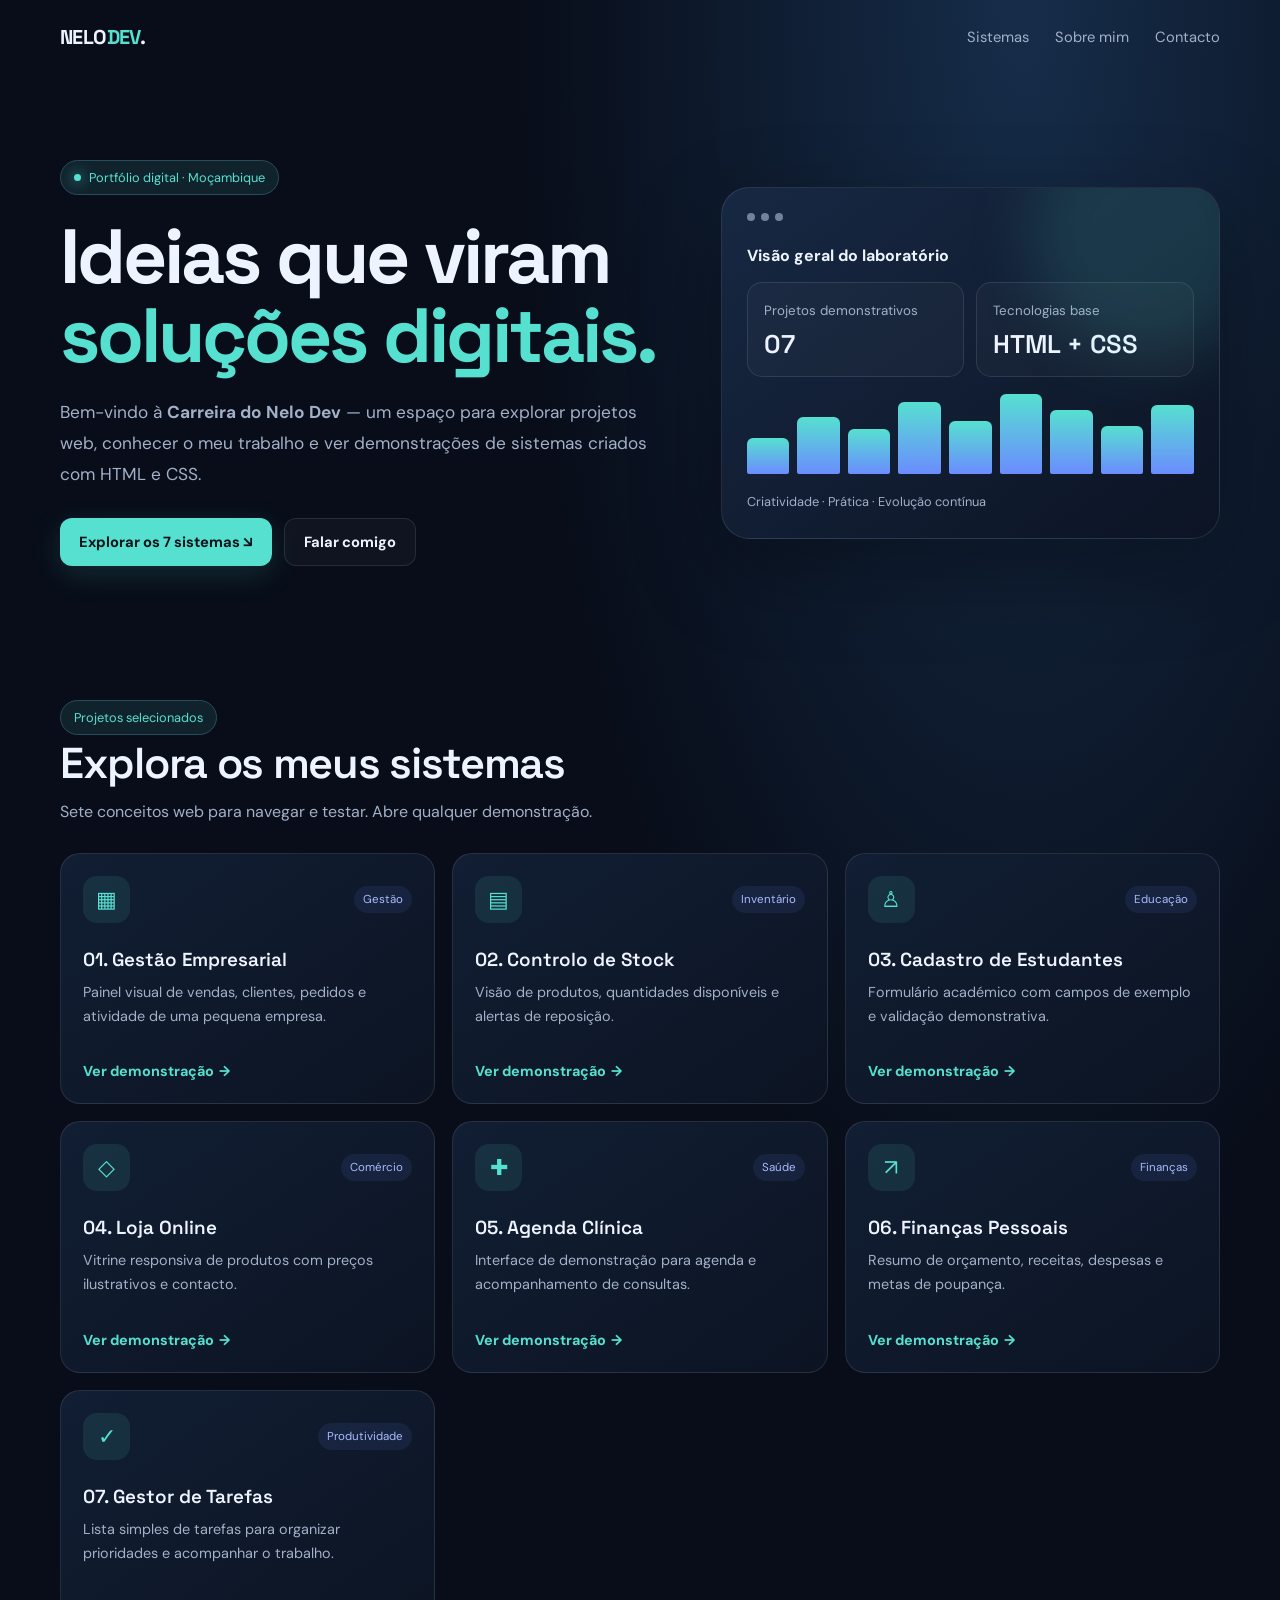
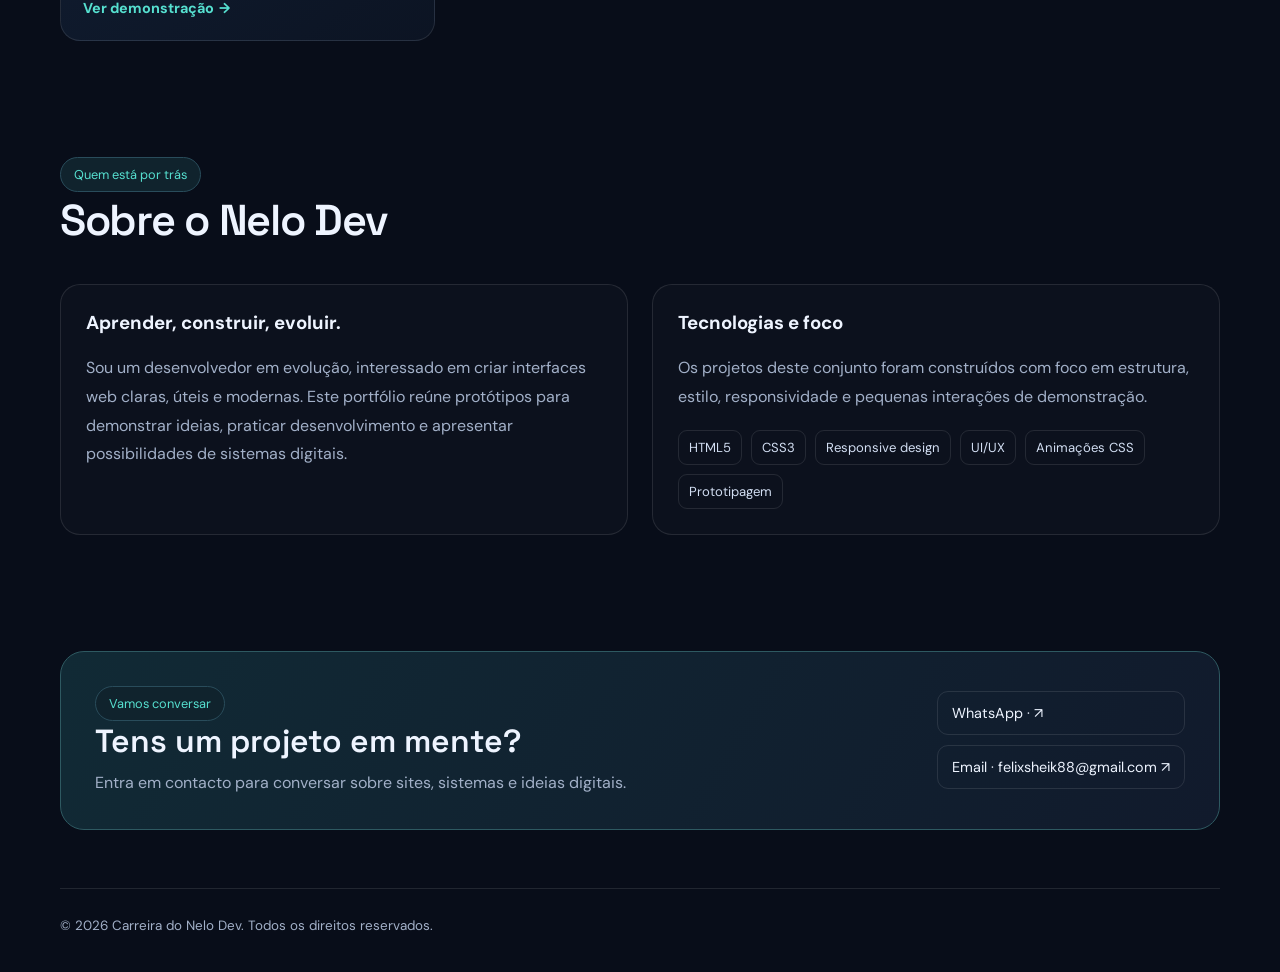
<file: index.html>
<!doctype html><html lang="pt"><head><meta charset="utf-8"><meta name="viewport" content="width=device-width,initial-scale=1"><meta name="description" content="Carreira do Nelo Dev — portfólio de projetos web e sistemas demonstrativos."><title>Carreira do Nelo Dev | Portfólio</title><link rel="stylesheet" href="style.css"></head><body><header class="wrap nav"><a class="brand" href="#inicio">NELO<span>DEV</span>.</a><nav class="navlinks"><a href="#sistemas">Sistemas</a><a href="#sobre">Sobre mim</a><a href="#contacto">Contacto</a></nav></header><main><section class="wrap hero" id="inicio"><div class="reveal"><span class="eyebrow"><i class="dot"></i> Portfólio digital · Moçambique</span><h1>Ideias que viram<br><em>soluções digitais.</em></h1><p>Bem-vindo à <strong>Carreira do Nelo Dev</strong> — um espaço para explorar projetos web, conhecer o meu trabalho e ver demonstrações de sistemas criados com HTML e CSS.</p><div class="actions"><a class="btn primary" href="#sistemas">Explorar os 7 sistemas ↘</a><a class="btn secondary" href="https://wa.me/258834679503" target="_blank" rel="noopener">Falar comigo</a></div></div><div class="visual"><div class="windowbar"><i></i><i></i><i></i></div><h3>Visão geral do laboratório</h3><div class="metricgrid"><div class="metric"><small>Projetos demonstrativos</small><strong>07</strong></div><div class="metric"><small>Tecnologias base</small><strong>HTML + CSS</strong></div></div><div class="bars"><i style="--h:45%;height:45%"></i><i style="--h:72%;height:72%"></i><i style="--h:57%;height:57%"></i><i style="--h:90%;height:90%"></i><i style="--h:67%;height:67%"></i><i style="--h:100%;height:100%"></i><i style="--h:80%;height:80%"></i><i style="--h:60%;height:60%"></i><i style="--h:87%;height:87%"></i></div><p style="font-size:.8rem;margin:16px 0 0;color:#a2b0c8">Criatividade · Prática · Evolução contínua</p></div></section><section class="section wrap" id="sistemas"><div class="sectionhead"><div><span class="eyebrow">Projetos selecionados</span><h2>Explora os meus sistemas</h2><p>Sete conceitos web para navegar e testar. Abre qualquer demonstração.</p></div></div><div class="cards"><article class="project"><div class="projecttop"><div class="picon">▦</div><span class="tag">Gestão</span></div><h3>01. Gestão Empresarial</h3><p>Painel visual de vendas, clientes, pedidos e atividade de uma pequena empresa.</p><a href="sistemas/gestao/index.html">Ver demonstração <span>→</span></a></article><article class="project"><div class="projecttop"><div class="picon">▤</div><span class="tag">Inventário</span></div><h3>02. Controlo de Stock</h3><p>Visão de produtos, quantidades disponíveis e alertas de reposição.</p><a href="sistemas/stock/index.html">Ver demonstração <span>→</span></a></article><article class="project"><div class="projecttop"><div class="picon">♙</div><span class="tag">Educação</span></div><h3>03. Cadastro de Estudantes</h3><p>Formulário académico com campos de exemplo e validação demonstrativa.</p><a href="sistemas/estudantes/index.html">Ver demonstração <span>→</span></a></article><article class="project"><div class="projecttop"><div class="picon">◇</div><span class="tag">Comércio</span></div><h3>04. Loja Online</h3><p>Vitrine responsiva de produtos com preços ilustrativos e contacto.</p><a href="sistemas/loja/index.html">Ver demonstração <span>→</span></a></article><article class="project"><div class="projecttop"><div class="picon">✚</div><span class="tag">Saúde</span></div><h3>05. Agenda Clínica</h3><p>Interface de demonstração para agenda e acompanhamento de consultas.</p><a href="sistemas/clinica/index.html">Ver demonstração <span>→</span></a></article><article class="project"><div class="projecttop"><div class="picon">↗</div><span class="tag">Finanças</span></div><h3>06. Finanças Pessoais</h3><p>Resumo de orçamento, receitas, despesas e metas de poupança.</p><a href="sistemas/financas/index.html">Ver demonstração <span>→</span></a></article><article class="project"><div class="projecttop"><div class="picon">✓</div><span class="tag">Produtividade</span></div><h3>07. Gestor de Tarefas</h3><p>Lista simples de tarefas para organizar prioridades e acompanhar o trabalho.</p><a href="sistemas/tarefas/index.html">Ver demonstração <span>→</span></a></article></div></section><section class="section wrap" id="sobre"><div class="sectionhead"><div><span class="eyebrow">Quem está por trás</span><h2>Sobre o Nelo Dev</h2></div></div><div class="aboutgrid"><div class="aboutbox"><h3>Aprender, construir, evoluir.</h3><p>Sou um desenvolvedor em evolução, interessado em criar interfaces web claras, úteis e modernas. Este portfólio reúne protótipos para demonstrar ideias, praticar desenvolvimento e apresentar possibilidades de sistemas digitais.</p></div><div class="aboutbox"><h3>Tecnologias e foco</h3><p>Os projetos deste conjunto foram construídos com foco em estrutura, estilo, responsividade e pequenas interações de demonstração.</p><div class="skills"><span>HTML5</span><span>CSS3</span><span>Responsive design</span><span>UI/UX</span><span>Animações CSS</span><span>Prototipagem</span></div></div></div></section><section class="section wrap" id="contacto"><div class="contact"><div><span class="eyebrow">Vamos conversar</span><h2>Tens um projeto em mente?</h2><p>Entra em contacto para conversar sobre sites, sistemas e ideias digitais.</p></div><div class="contactlinks"><a href="https://wa.me/834679503" target="_blank" rel="noopener">WhatsApp ·  ↗</a><a href="mailto:felixsheik88@gmail.com">Email · felixsheik88@gmail.com ↗</a></div></div></section></main><footer class="wrap"><span>© 2026 Carreira do Nelo Dev. Todos os direitos reservados.</span><span></span></footer></body></html>
</file>
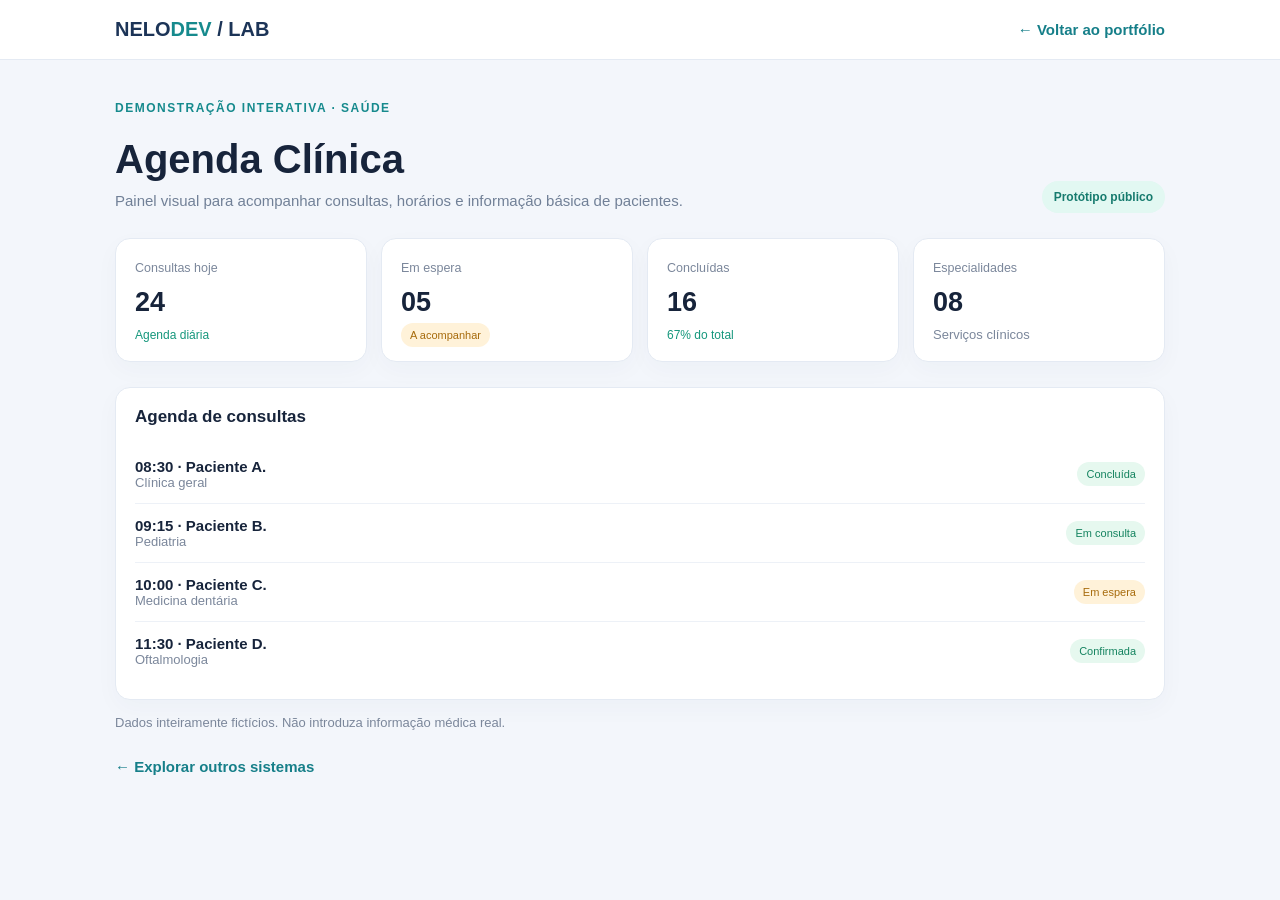
<file: sistemas/clinica/index.html>
<!doctype html><html lang="pt"><head><meta charset="utf-8"><meta name="viewport" content="width=device-width,initial-scale=1"><title>Agenda Clínica | Carreira do Nelo Dev</title><link rel="stylesheet" href="style.css"></head><body><header class="top"><div class="brand">NELO<span style="color:#168a8d">DEV</span> / LAB</div><a href="../../index.html">← Voltar ao portfólio</a></header><main class="shell"><span class="eyebrow">Demonstração interativa · Saúde</span><div class="heading"><div><h1>Agenda Clínica</h1><p>Painel visual para acompanhar consultas, horários e informação básica de pacientes.</p></div><span class="pill">Protótipo público</span></div><div class="stats"><div class="stat"><small>Consultas hoje</small><strong>24</strong><span class="positive">Agenda diária</span></div><div class="stat"><small>Em espera</small><strong>05</strong><span class="status warn">A acompanhar</span></div><div class="stat"><small>Concluídas</small><strong>16</strong><span class="positive">67% do total</span></div><div class="stat"><small>Especialidades</small><strong>08</strong><span class="muted">Serviços clínicos</span></div></div><div class="panel"><h2>Agenda de consultas</h2><div class="row"><div><b>08:30 · Paciente A.</b><div class="muted">Clínica geral</div></div><span class="status ">Concluída</span></div><div class="row"><div><b>09:15 · Paciente B.</b><div class="muted">Pediatria</div></div><span class="status ">Em consulta</span></div><div class="row"><div><b>10:00 · Paciente C.</b><div class="muted">Medicina dentária</div></div><span class="status warn">Em espera</span></div><div class="row"><div><b>11:30 · Paciente D.</b><div class="muted">Oftalmologia</div></div><span class="status ">Confirmada</span></div></div><p class="muted" style="margin-top:15px">Dados inteiramente fictícios. Não introduza informação médica real.</p><p style="margin-top:28px"><a class="back" href="../../index.html">← Explorar outros sistemas</a></p></main></body></html>
</file>
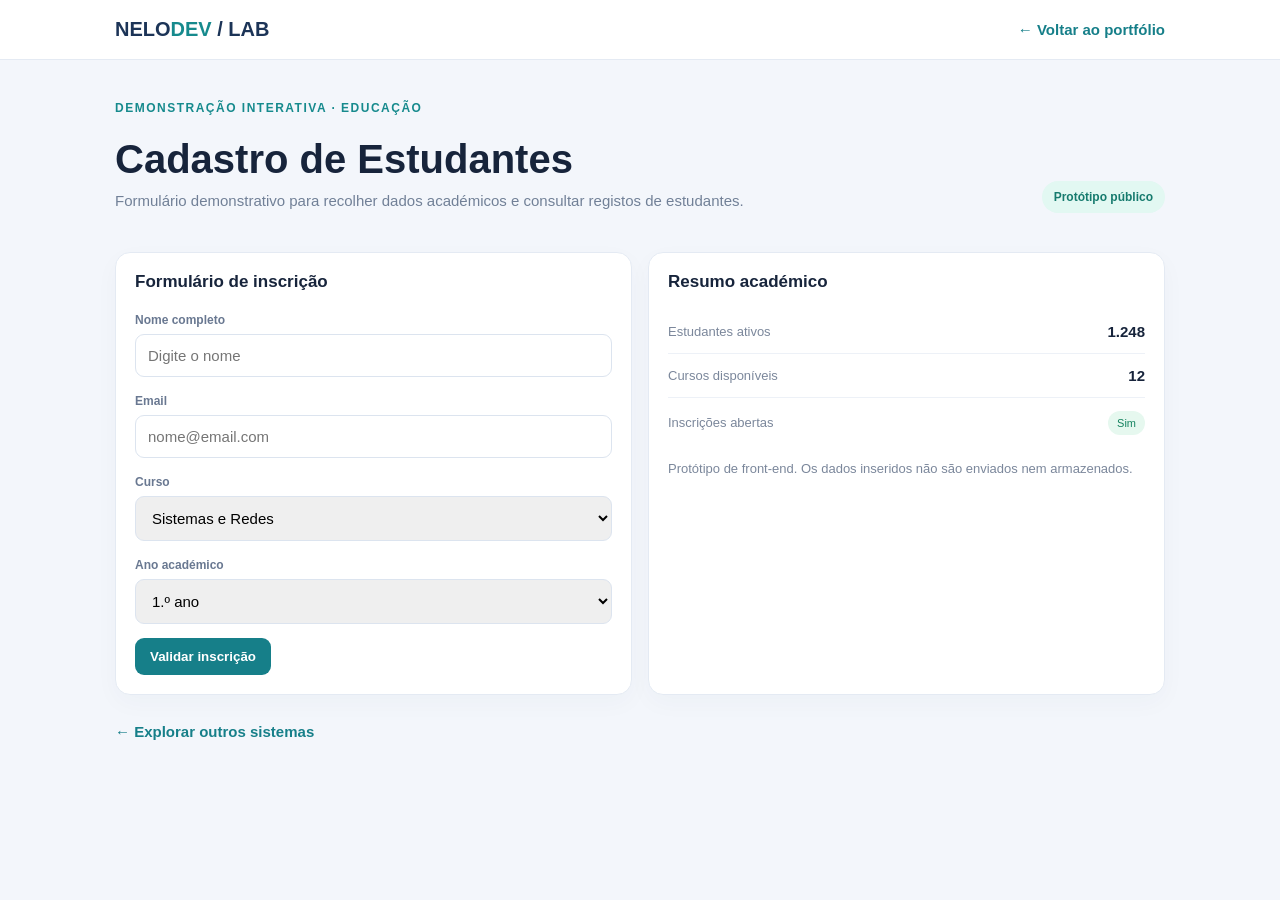
<file: sistemas/estudantes/index.html>
<!doctype html><html lang="pt"><head><meta charset="utf-8"><meta name="viewport" content="width=device-width,initial-scale=1"><title>Cadastro de Estudantes | Carreira do Nelo Dev</title><link rel="stylesheet" href="style.css"></head><body><header class="top"><div class="brand">NELO<span style="color:#168a8d">DEV</span> / LAB</div><a href="../../index.html">← Voltar ao portfólio</a></header><main class="shell"><span class="eyebrow">Demonstração interativa · Educação</span><div class="heading"><div><h1>Cadastro de Estudantes</h1><p>Formulário demonstrativo para recolher dados académicos e consultar registos de estudantes.</p></div><span class="pill">Protótipo público</span></div><div class="grid"><div class="panel"><h2>Formulário de inscrição</h2><form onsubmit="event.preventDefault();document.getElementById('msg').hidden=false"><label class="label">Nome completo</label><input class="field" placeholder="Digite o nome" required><label class="label">Email</label><input type="email" class="field" placeholder="nome@email.com" required><label class="label">Curso</label><select class="field"><option>Sistemas e Redes</option><option>Gestão</option><option>Contabilidade</option><option>Informática</option></select><label class="label">Ano académico</label><select class="field"><option>1.º ano</option><option>2.º ano</option><option>3.º ano</option><option>4.º ano</option></select><button class="button">Validar inscrição</button><p id="msg" class="positive" hidden>Dados validados nesta demonstração. Nada foi guardado.</p></form></div><div class="panel"><h2>Resumo académico</h2><div class="row"><span class="muted">Estudantes ativos</span><b>1.248</b></div><div class="row"><span class="muted">Cursos disponíveis</span><b>12</b></div><div class="row"><span class="muted">Inscrições abertas</span><span class="status">Sim</span></div><p class="muted">Protótipo de front-end. Os dados inseridos não são enviados nem armazenados.</p></div></div><p style="margin-top:28px"><a class="back" href="../../index.html">← Explorar outros sistemas</a></p></main></body></html>
</file>
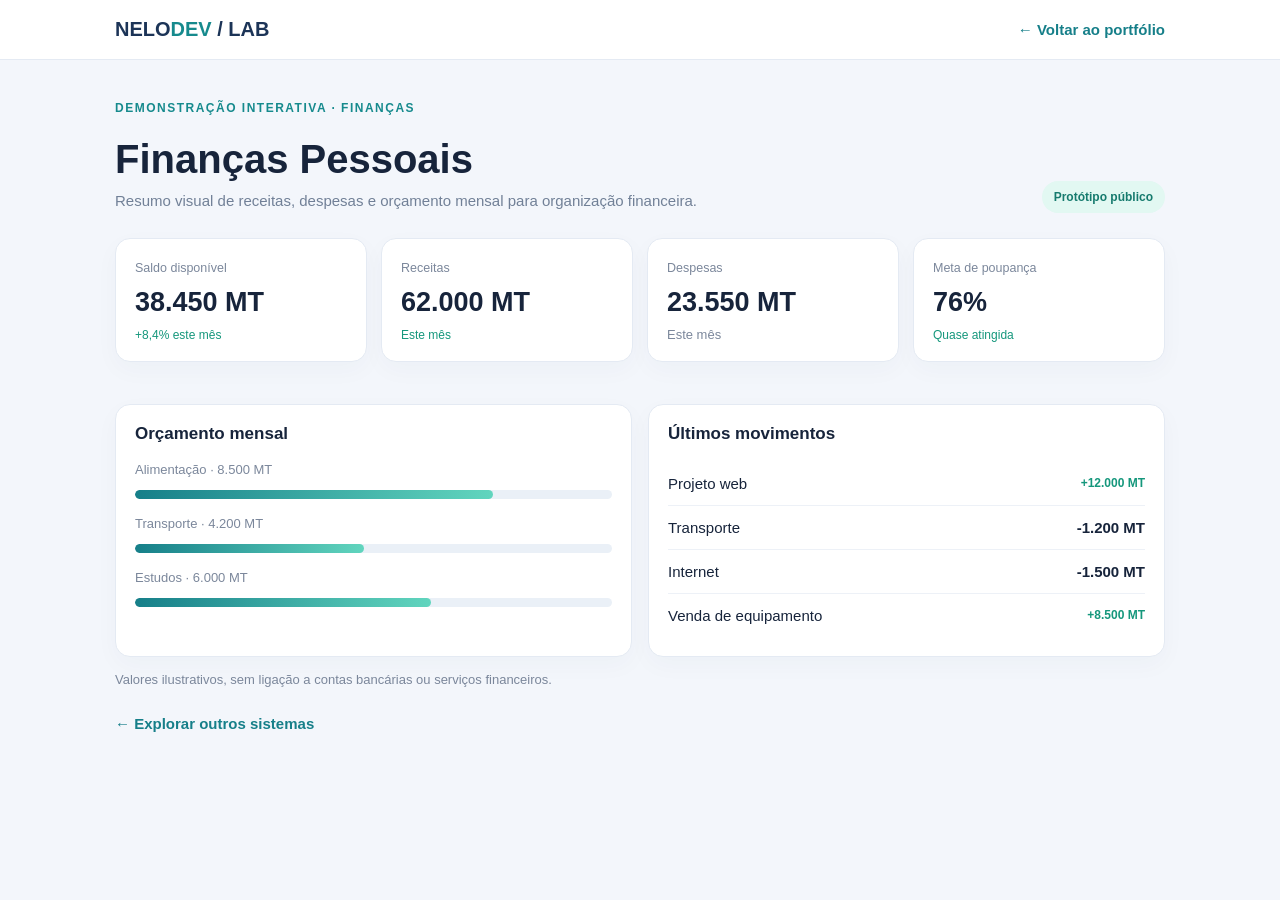
<file: sistemas/financas/index.html>
<!doctype html><html lang="pt"><head><meta charset="utf-8"><meta name="viewport" content="width=device-width,initial-scale=1"><title>Finanças Pessoais | Carreira do Nelo Dev</title><link rel="stylesheet" href="style.css"></head><body><header class="top"><div class="brand">NELO<span style="color:#168a8d">DEV</span> / LAB</div><a href="../../index.html">← Voltar ao portfólio</a></header><main class="shell"><span class="eyebrow">Demonstração interativa · Finanças</span><div class="heading"><div><h1>Finanças Pessoais</h1><p>Resumo visual de receitas, despesas e orçamento mensal para organização financeira.</p></div><span class="pill">Protótipo público</span></div><div class="stats"><div class="stat"><small>Saldo disponível</small><strong>38.450 MT</strong><span class="positive">+8,4% este mês</span></div><div class="stat"><small>Receitas</small><strong>62.000 MT</strong><span class="positive">Este mês</span></div><div class="stat"><small>Despesas</small><strong>23.550 MT</strong><span class="muted">Este mês</span></div><div class="stat"><small>Meta de poupança</small><strong>76%</strong><span class="positive">Quase atingida</span></div></div><div class="grid"><div class="panel"><h2>Orçamento mensal</h2><p class="muted">Alimentação · 8.500 MT</p><div class="bar"><i style="width:75%"></i></div><p class="muted">Transporte · 4.200 MT</p><div class="bar"><i style="width:48%"></i></div><p class="muted">Estudos · 6.000 MT</p><div class="bar"><i style="width:62%"></i></div></div><div class="panel"><h2>Últimos movimentos</h2><div class="row"><span>Projeto web</span><b class="positive">+12.000 MT</b></div><div class="row"><span>Transporte</span><b>-1.200 MT</b></div><div class="row"><span>Internet</span><b>-1.500 MT</b></div><div class="row"><span>Venda de equipamento</span><b class="positive">+8.500 MT</b></div></div></div><p class="muted" style="margin-top:15px">Valores ilustrativos, sem ligação a contas bancárias ou serviços financeiros.</p><p style="margin-top:28px"><a class="back" href="../../index.html">← Explorar outros sistemas</a></p></main></body></html>
</file>
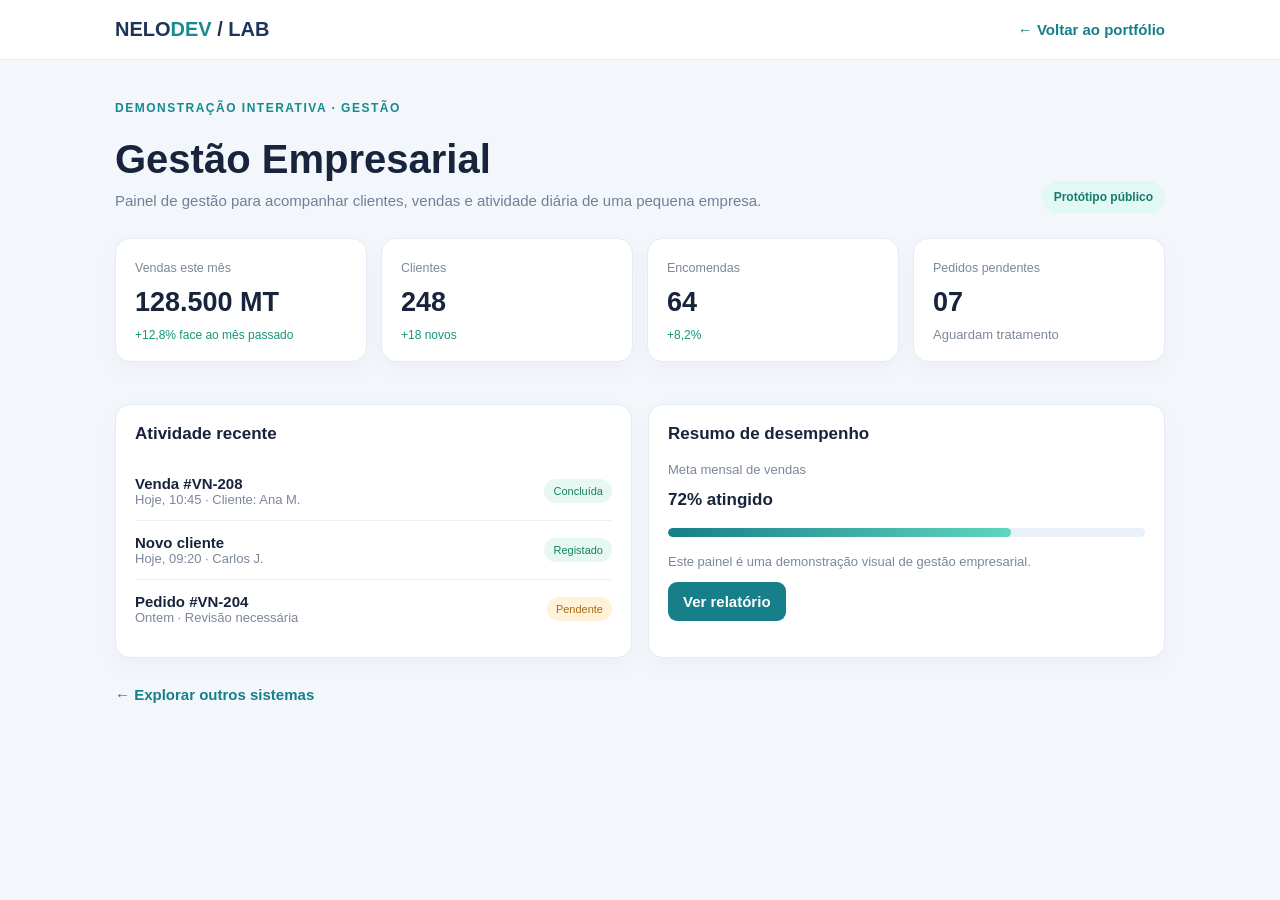
<file: sistemas/gestao/index.html>
<!doctype html><html lang="pt"><head><meta charset="utf-8"><meta name="viewport" content="width=device-width,initial-scale=1"><title>Gestão Empresarial | Carreira do Nelo Dev</title><link rel="stylesheet" href="style.css"></head><body><header class="top"><div class="brand">NELO<span style="color:#168a8d">DEV</span> / LAB</div><a href="../../index.html">← Voltar ao portfólio</a></header><main class="shell"><span class="eyebrow">Demonstração interativa · Gestão</span><div class="heading"><div><h1>Gestão Empresarial</h1><p>Painel de gestão para acompanhar clientes, vendas e atividade diária de uma pequena empresa.</p></div><span class="pill">Protótipo público</span></div><div class="stats"><div class="stat"><small>Vendas este mês</small><strong>128.500 MT</strong><span class="positive">+12,8% face ao mês passado</span></div><div class="stat"><small>Clientes</small><strong>248</strong><span class="positive">+18 novos</span></div><div class="stat"><small>Encomendas</small><strong>64</strong><span class="positive">+8,2%</span></div><div class="stat"><small>Pedidos pendentes</small><strong>07</strong><span class="muted">Aguardam tratamento</span></div></div><div class="grid"><div class="panel"><h2>Atividade recente</h2><div class="row"><div><b>Venda #VN-208</b><div class="muted">Hoje, 10:45 · Cliente: Ana M.</div></div><span class="status">Concluída</span></div><div class="row"><div><b>Novo cliente</b><div class="muted">Hoje, 09:20 · Carlos J.</div></div><span class="status">Registado</span></div><div class="row"><div><b>Pedido #VN-204</b><div class="muted">Ontem · Revisão necessária</div></div><span class="status warn">Pendente</span></div></div><div class="panel"><h2>Resumo de desempenho</h2><p class="muted">Meta mensal de vendas</p><h2>72% atingido</h2><div class="bar"><i style="width:72%"></i></div><p class="muted">Este painel é uma demonstração visual de gestão empresarial.</p><a class="button" href="#" onclick="return false">Ver relatório</a></div></div><p style="margin-top:28px"><a class="back" href="../../index.html">← Explorar outros sistemas</a></p></main></body></html>
</file>
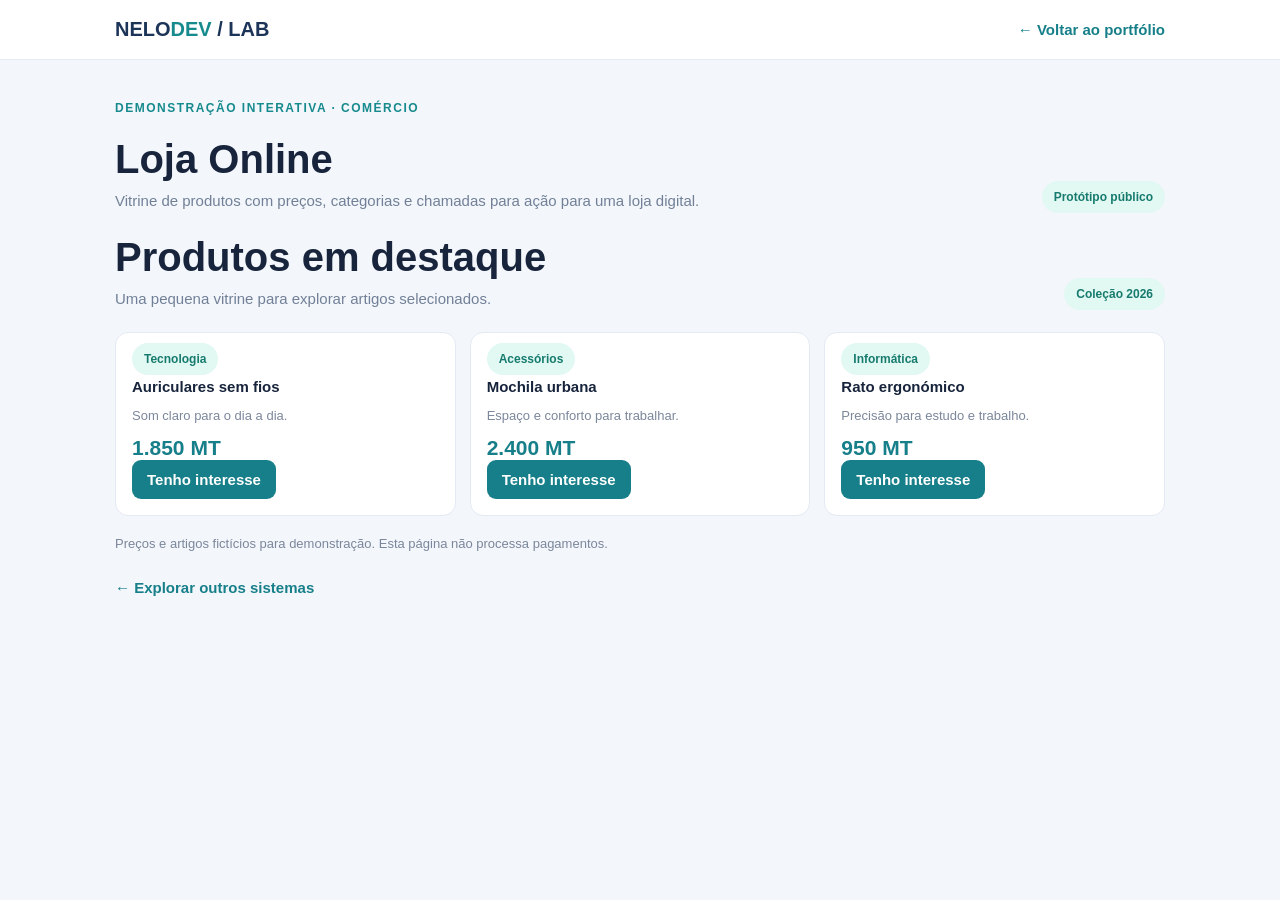
<file: sistemas/loja/index.html>
<!doctype html><html lang="pt"><head><meta charset="utf-8"><meta name="viewport" content="width=device-width,initial-scale=1"><title>Loja Online | Carreira do Nelo Dev</title><link rel="stylesheet" href="style.css"></head><body><header class="top"><div class="brand">NELO<span style="color:#168a8d">DEV</span> / LAB</div><a href="../../index.html">← Voltar ao portfólio</a></header><main class="shell"><span class="eyebrow">Demonstração interativa · Comércio</span><div class="heading"><div><h1>Loja Online</h1><p>Vitrine de produtos com preços, categorias e chamadas para ação para uma loja digital.</p></div><span class="pill">Protótipo público</span></div><div class="heading"><div><h1>Produtos em destaque</h1><p>Uma pequena vitrine para explorar artigos selecionados.</p></div><span class="pill">Coleção 2026</span></div><div class="products"><div class="product"><span class="pill">Tecnologia</span><strong>Auriculares sem fios</strong><p class="muted">Som claro para o dia a dia.</p><div class="price">1.850 MT</div><a class="button" href="mailto:felixsheik88@gmail.com?subject=Interesse%20no%20produto">Tenho interesse</a></div><div class="product"><span class="pill">Acessórios</span><strong>Mochila urbana</strong><p class="muted">Espaço e conforto para trabalhar.</p><div class="price">2.400 MT</div><a class="button" href="mailto:felixsheik88@gmail.com?subject=Interesse%20no%20produto">Tenho interesse</a></div><div class="product"><span class="pill">Informática</span><strong>Rato ergonómico</strong><p class="muted">Precisão para estudo e trabalho.</p><div class="price">950 MT</div><a class="button" href="mailto:felixsheik88@gmail.com?subject=Interesse%20no%20produto">Tenho interesse</a></div></div><p class="muted" style="margin-top:20px">Preços e artigos fictícios para demonstração. Esta página não processa pagamentos.</p><p style="margin-top:28px"><a class="back" href="../../index.html">← Explorar outros sistemas</a></p></main></body></html>
</file>
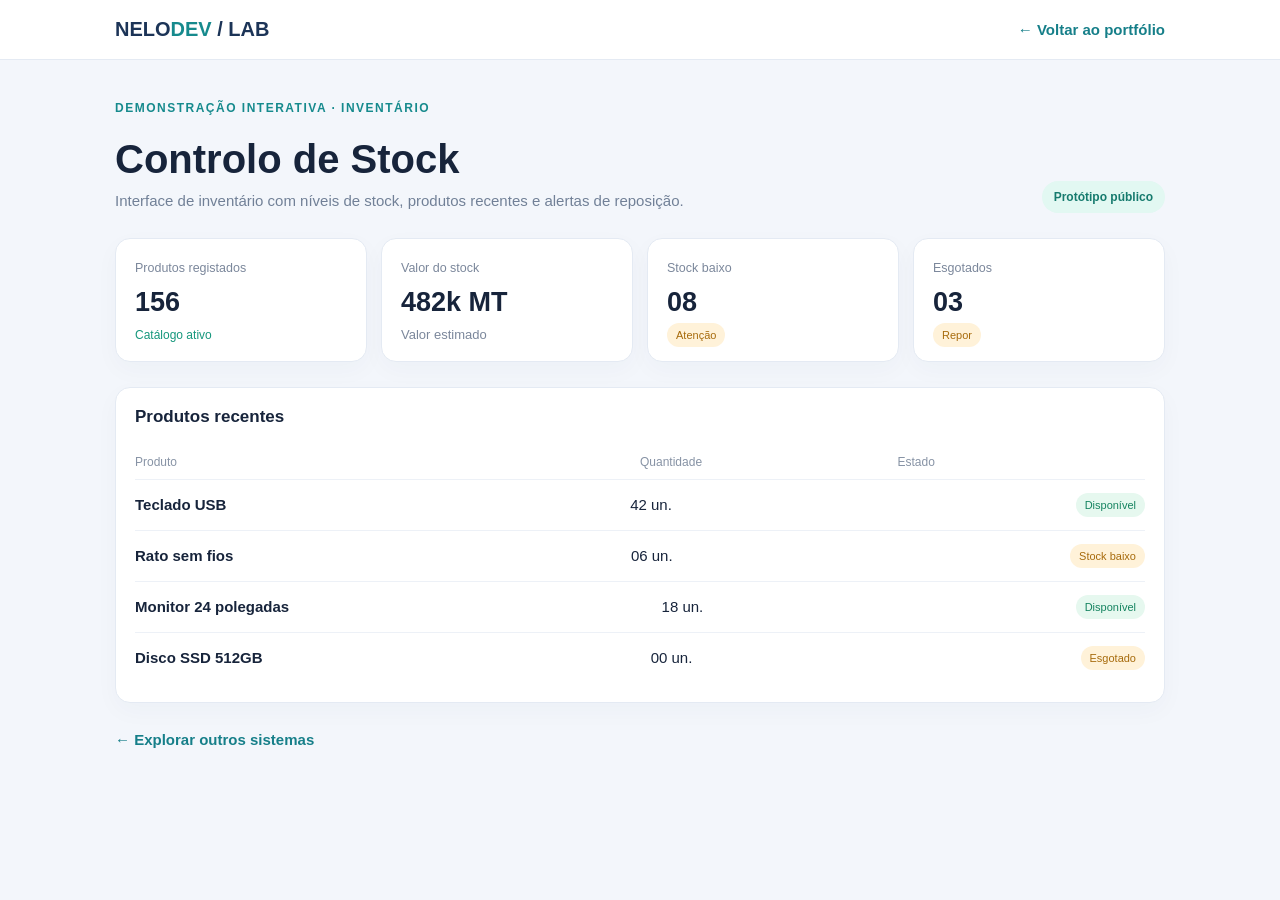
<file: sistemas/stock/index.html>
<!doctype html><html lang="pt"><head><meta charset="utf-8"><meta name="viewport" content="width=device-width,initial-scale=1"><title>Controlo de Stock | Carreira do Nelo Dev</title><link rel="stylesheet" href="style.css"></head><body><header class="top"><div class="brand">NELO<span style="color:#168a8d">DEV</span> / LAB</div><a href="../../index.html">← Voltar ao portfólio</a></header><main class="shell"><span class="eyebrow">Demonstração interativa · Inventário</span><div class="heading"><div><h1>Controlo de Stock</h1><p>Interface de inventário com níveis de stock, produtos recentes e alertas de reposição.</p></div><span class="pill">Protótipo público</span></div><div class="stats"><div class="stat"><small>Produtos registados</small><strong>156</strong><span class="positive">Catálogo ativo</span></div><div class="stat"><small>Valor do stock</small><strong>482k MT</strong><span class="muted">Valor estimado</span></div><div class="stat"><small>Stock baixo</small><strong>08</strong><span class="status warn">Atenção</span></div><div class="stat"><small>Esgotados</small><strong>03</strong><span class="status warn">Repor</span></div></div><div class="panel"><h2>Produtos recentes</h2><div class="tablehead"><span>Produto</span><span>Quantidade</span><span>Estado</span></div><div class="row"><b>Teclado USB</b><span>42 un.</span><span class="status">Disponível</span></div><div class="row"><b>Rato sem fios</b><span>06 un.</span><span class="status warn">Stock baixo</span></div><div class="row"><b>Monitor 24 polegadas</b><span>18 un.</span><span class="status">Disponível</span></div><div class="row"><b>Disco SSD 512GB</b><span>00 un.</span><span class="status warn">Esgotado</span></div></div><p style="margin-top:28px"><a class="back" href="../../index.html">← Explorar outros sistemas</a></p></main></body></html>
</file>
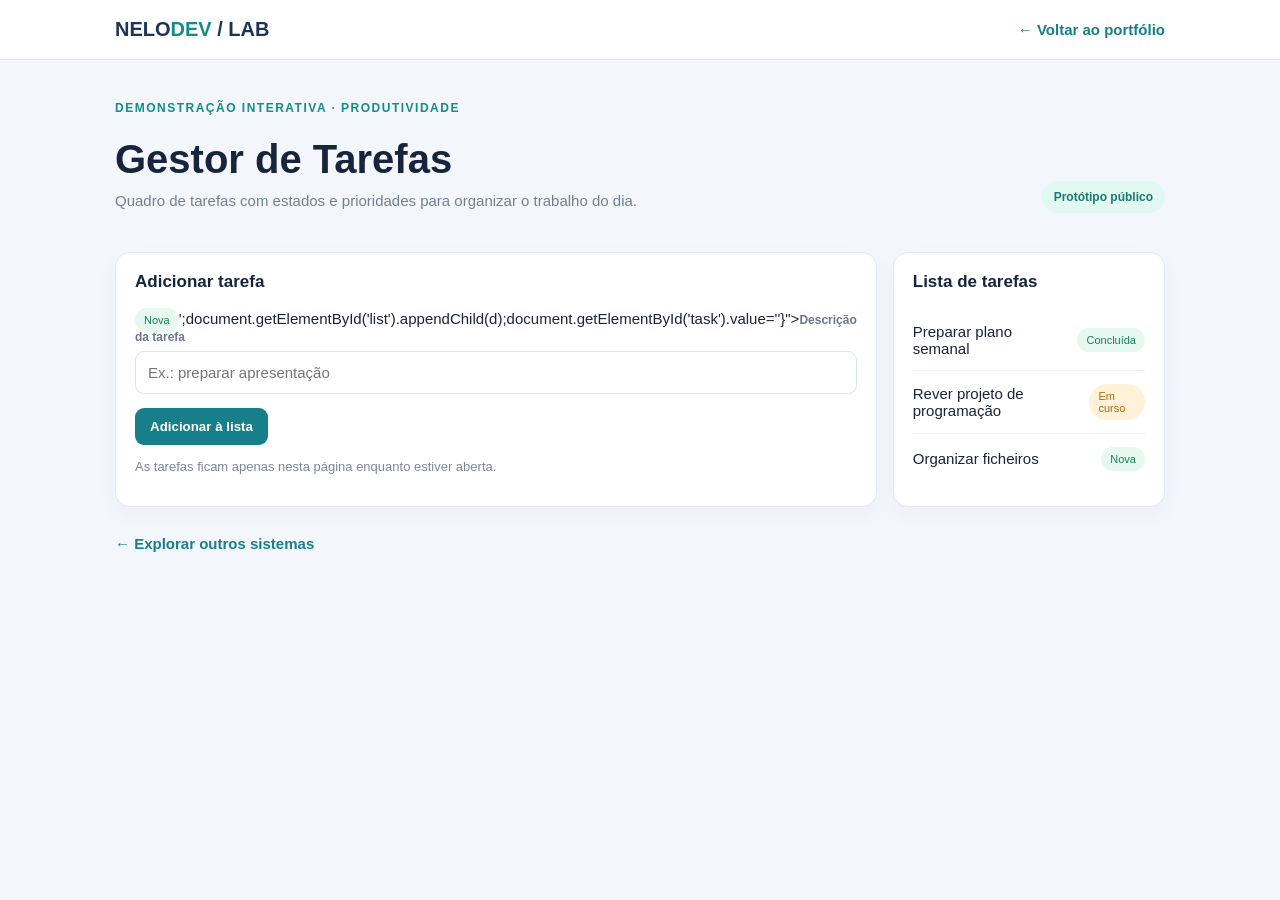
<file: sistemas/tarefas/index.html>
<!doctype html><html lang="pt"><head><meta charset="utf-8"><meta name="viewport" content="width=device-width,initial-scale=1"><title>Gestor de Tarefas | Carreira do Nelo Dev</title><link rel="stylesheet" href="style.css"></head><body><header class="top"><div class="brand">NELO<span style="color:#168a8d">DEV</span> / LAB</div><a href="../../index.html">← Voltar ao portfólio</a></header><main class="shell"><span class="eyebrow">Demonstração interativa · Produtividade</span><div class="heading"><div><h1>Gestor de Tarefas</h1><p>Quadro de tarefas com estados e prioridades para organizar o trabalho do dia.</p></div><span class="pill">Protótipo público</span></div><div class="grid"><div class="panel"><h2>Adicionar tarefa</h2><form onsubmit="event.preventDefault();let v=document.getElementById('task').value;if(v.trim()){let d=document.createElement('div');d.className='row';d.innerHTML='<span>'+v.replace(/[&<>"']/g,'')+'</span><span class="status">Nova</span>';document.getElementById('list').appendChild(d);document.getElementById('task').value=''}"><label class="label">Descrição da tarefa</label><input id="task" class="field" placeholder="Ex.: preparar apresentação" required><button class="button">Adicionar à lista</button></form><p class="muted" style="margin-top:14px">As tarefas ficam apenas nesta página enquanto estiver aberta.</p></div><div class="panel" id="list"><h2>Lista de tarefas</h2><div class="row"><span>Preparar plano semanal</span><span class="status">Concluída</span></div><div class="row"><span>Rever projeto de programação</span><span class="status warn">Em curso</span></div><div class="row"><span>Organizar ficheiros</span><span class="status">Nova</span></div></div></div><p style="margin-top:28px"><a class="back" href="../../index.html">← Explorar outros sistemas</a></p></main></body></html>
</file>
<file: style.css>
@import url('https://fonts.googleapis.com/css2?family=DM+Sans:wght@400;500;600;700&family=Space+Grotesk:wght@400;500;600;700&display=swap');
:root{--bg:#080d19;--panel:#101a2d;--text:#eef4ff;--muted:#a2b0c8;--line:rgba(255,255,255,.1);--cyan:#56e0d0;--blue:#6b8cff}*{box-sizing:border-box}html{scroll-behavior:smooth}body{margin:0;background:radial-gradient(ellipse at 80% 0%,#162d4a 0,transparent 35%),var(--bg);color:var(--text);font-family:'DM Sans',sans-serif}a{color:inherit;text-decoration:none}.wrap{width:min(1160px,92%);margin:auto}.nav{display:flex;align-items:center;justify-content:space-between;padding:24px 0}.brand{font:700 1.25rem 'Space Grotesk';letter-spacing:-.6px}.brand span{color:var(--cyan)}.navlinks{display:flex;gap:26px;color:var(--muted);font-size:.92rem}.navlinks a:hover{color:var(--cyan)}.hero{padding:86px 0 76px;display:grid;grid-template-columns:1.1fr .9fr;gap:50px;align-items:center}.eyebrow{display:inline-flex;gap:8px;align-items:center;border:1px solid #294c5b;border-radius:99px;padding:8px 13px;color:var(--cyan);font-size:.8rem;background:#10232d}.dot{width:7px;height:7px;border-radius:50%;background:var(--cyan);box-shadow:0 0 14px var(--cyan)}h1,h2,h3,p{margin-top:0}h1{font:700 clamp(2.7rem,6vw,5.1rem)/1.03 'Space Grotesk';letter-spacing:-3px;margin:22px 0}h1 em{font-style:normal;color:var(--cyan)}.hero p{font-size:1.08rem;line-height:1.8;color:var(--muted);max-width:610px}.actions{display:flex;flex-wrap:wrap;gap:12px;margin-top:28px}.btn{display:inline-flex;align-items:center;justify-content:center;padding:13px 19px;border-radius:12px;font-weight:700;font-size:.92rem;transition:.25s transform,.25s box-shadow}.btn:hover{transform:translateY(-3px)}.primary{background:var(--cyan);color:#07131a;box-shadow:0 8px 30px #56e0d025}.secondary{border:1px solid var(--line);background:#ffffff08}.visual{min-height:330px;border:1px solid var(--line);border-radius:28px;padding:25px;background:linear-gradient(145deg,#172843,#0c1424);box-shadow:0 30px 90px #0005;position:relative;overflow:hidden;animation:float 6s ease-in-out infinite}.visual:before{content:'';position:absolute;width:240px;height:240px;background:#56e0d022;filter:blur(30px);border-radius:50%;right:-50px;top:-70px}.windowbar{display:flex;gap:6px;margin-bottom:24px}.windowbar i{width:8px;height:8px;border-radius:50%;background:#71829c}.visual h3{font-size:1rem}.metricgrid{display:grid;grid-template-columns:1fr 1fr;gap:12px}.metric{border:1px solid var(--line);background:#ffffff07;border-radius:15px;padding:16px}.metric small{color:var(--muted)}.metric strong{display:block;font:600 1.6rem 'Space Grotesk';margin-top:8px}.bars{height:80px;display:flex;align-items:end;gap:8px;margin-top:17px}.bars i{flex:1;background:linear-gradient(#56e0d0,#6b8cff);border-radius:6px 6px 2px 2px;animation:grow 1.2s ease both}.section{padding:58px 0}.sectionhead{display:flex;justify-content:space-between;gap:20px;align-items:end;margin-bottom:28px}.sectionhead h2{font:600 clamp(1.8rem,4vw,2.7rem) 'Space Grotesk';letter-spacing:-1.3px;margin-bottom:8px}.sectionhead p{color:var(--muted);margin-bottom:0;line-height:1.6}.cards{display:grid;grid-template-columns:repeat(3,1fr);gap:17px}.project{border:1px solid var(--line);border-radius:20px;padding:22px;background:linear-gradient(145deg,#111e33,#0c1423);transition:.3s;position:relative;overflow:hidden}.project:hover{transform:translateY(-7px);border-color:#56e0d077;box-shadow:0 20px 45px #0003}.projecttop{display:flex;justify-content:space-between;align-items:center;margin-bottom:24px}.picon{width:47px;height:47px;border-radius:14px;background:#56e0d01a;color:var(--cyan);display:grid;place-items:center;font-size:1.4rem}.tag{font-size:.72rem;color:#a9baff;background:#6b8cff18;padding:6px 9px;border-radius:99px}.project h3{font:600 1.18rem 'Space Grotesk';margin-bottom:9px}.project p{color:var(--muted);font-size:.9rem;line-height:1.65;min-height:58px}.project a{display:inline-flex;margin-top:9px;color:var(--cyan);font-weight:700;font-size:.9rem}.project a span{transition:.2s;margin-left:5px}.project a:hover span{transform:translateX(4px)}.aboutgrid{display:grid;grid-template-columns:1fr 1fr;gap:24px}.aboutbox{border:1px solid var(--line);background:#ffffff05;padding:25px;border-radius:20px}.aboutbox p{color:var(--muted);line-height:1.8;margin-bottom:0}.skills{display:flex;flex-wrap:wrap;gap:9px;margin-top:18px}.skills span{border:1px solid var(--line);border-radius:9px;padding:8px 10px;color:#d2def2;font-size:.82rem}.contact{border:1px solid #2e5961;background:linear-gradient(120deg,#112a35,#111a2c);border-radius:24px;padding:34px;display:flex;align-items:center;justify-content:space-between;gap:22px}.contact h2{font:600 2rem 'Space Grotesk';margin-bottom:9px}.contact p{color:var(--muted);margin:0;line-height:1.6}.contactlinks{display:flex;flex-direction:column;gap:10px;min-width:245px}.contactlinks a{border:1px solid var(--line);border-radius:11px;padding:12px 14px;font-size:.9rem;transition:.2s}.contactlinks a:hover{background:#ffffff0b;border-color:#56e0d077}footer{padding:28px 0 38px;margin-top:50px;border-top:1px solid var(--line);color:var(--muted);font-size:.84rem;display:flex;justify-content:space-between;gap:15px}.reveal{animation:appear .8s ease both}@keyframes appear{from{opacity:0;transform:translateY(18px)}to{opacity:1;transform:translateY(0)}}@keyframes float{0%,100%{transform:translateY(0)}50%{transform:translateY(-8px)}}@keyframes grow{from{height:5%}to{height:var(--h)}}@media(max-width:850px){.hero{grid-template-columns:1fr;padding-top:48px}.visual{max-width:600px}.cards{grid-template-columns:repeat(2,1fr)}.contact{align-items:flex-start;flex-direction:column}.contactlinks{width:100%}}@media(max-width:560px){.navlinks{gap:12px;font-size:.8rem}.navlinks a:nth-child(2){display:none}h1{letter-spacing:-1.8px}.cards,.aboutgrid{grid-template-columns:1fr}.sectionhead{align-items:flex-start;flex-direction:column}.visual{padding:18px}.contact{padding:24px}footer{flex-direction:column}}
</file>
<file: sistemas/clinica/style.css>
*{box-sizing:border-box}body{margin:0;background:#f3f6fb;color:#17243b;font:15px Arial,sans-serif}.top{background:#fff;border-bottom:1px solid #e4eaf3;padding:18px max(5%,calc((100% - 1050px)/2));display:flex;justify-content:space-between;align-items:center}.brand{font-weight:800;font-size:20px;color:#1c3457}.top a{color:#167f89;text-decoration:none;font-weight:bold}.shell{width:min(1050px,90%);margin:38px auto}.eyebrow{color:#168a8d;font-size:12px;font-weight:bold;letter-spacing:1.5px;text-transform:uppercase}.heading{display:flex;justify-content:space-between;align-items:end;gap:15px;margin:22px 0}.heading h1{font-size:clamp(28px,5vw,40px);margin:0 0 8px}.heading p{color:#718097;margin:0;line-height:1.5}.pill{background:#e2f8f2;color:#167b6e;border-radius:30px;padding:9px 12px;font-size:12px;font-weight:bold}.stats{display:grid;grid-template-columns:repeat(4,1fr);gap:14px;margin:25px 0}.stat,.panel,.tile{background:#fff;border:1px solid #e4eaf3;border-radius:15px;padding:19px;box-shadow:0 8px 25px #20385808;animation:up .6s both}.stat:nth-child(2){animation-delay:.08s}.stat:nth-child(3){animation-delay:.16s}.stat:nth-child(4){animation-delay:.24s}.stat small{color:#7b879b}.stat strong{display:block;font-size:27px;margin:12px 0 7px}.positive{font-size:12px;color:#15977c}.panel{margin-top:17px}.panel h2{font-size:17px;margin:0 0 18px}.row{display:flex;align-items:center;justify-content:space-between;gap:12px;padding:13px 0;border-top:1px solid #edf1f7}.row:first-of-type{border-top:0}.muted{color:#7b879b;font-size:13px}.status{font-size:11px;padding:6px 9px;border-radius:20px;background:#e6f8ef;color:#14835f}.status.warn{background:#fff2d9;color:#a76b0c}.grid{display:grid;grid-template-columns:1fr 1fr;gap:16px}.button{display:inline-block;background:#167f89;color:white;text-decoration:none;border:0;border-radius:9px;padding:11px 15px;font-weight:bold;cursor:pointer}.field{display:block;width:100%;padding:12px;border:1px solid #dce4ef;border-radius:9px;margin:7px 0 14px;font:inherit}.label{font-size:12px;color:#697891;font-weight:bold}.tablehead{display:grid;grid-template-columns:2fr 1fr 1fr;gap:10px;color:#8793a5;font-size:12px;padding:10px 0}.product{border:1px solid #e4eaf3;border-radius:13px;padding:16px;background:#fff}.product strong{display:block;margin:12px 0 7px}.products{display:grid;grid-template-columns:repeat(3,1fr);gap:14px}.price{font-size:21px;font-weight:bold;color:#167f89}.bar{height:9px;background:#eaf0f7;border-radius:20px;overflow:hidden;margin:10px 0 17px}.bar i{display:block;height:100%;background:linear-gradient(90deg,#167f89,#61d5be);border-radius:20px}.back{color:#167f89;text-decoration:none;font-weight:bold}@keyframes up{from{opacity:0;transform:translateY(12px)}to{opacity:1;transform:translateY(0)}}@media(max-width:700px){.stats{grid-template-columns:repeat(2,1fr)}.grid,.products{grid-template-columns:1fr}.heading{align-items:flex-start;flex-direction:column}.top{padding:15px 5%}.tablehead{font-size:11px}}
</file>
<file: sistemas/estudantes/style.css>
*{box-sizing:border-box}body{margin:0;background:#f3f6fb;color:#17243b;font:15px Arial,sans-serif}.top{background:#fff;border-bottom:1px solid #e4eaf3;padding:18px max(5%,calc((100% - 1050px)/2));display:flex;justify-content:space-between;align-items:center}.brand{font-weight:800;font-size:20px;color:#1c3457}.top a{color:#167f89;text-decoration:none;font-weight:bold}.shell{width:min(1050px,90%);margin:38px auto}.eyebrow{color:#168a8d;font-size:12px;font-weight:bold;letter-spacing:1.5px;text-transform:uppercase}.heading{display:flex;justify-content:space-between;align-items:end;gap:15px;margin:22px 0}.heading h1{font-size:clamp(28px,5vw,40px);margin:0 0 8px}.heading p{color:#718097;margin:0;line-height:1.5}.pill{background:#e2f8f2;color:#167b6e;border-radius:30px;padding:9px 12px;font-size:12px;font-weight:bold}.stats{display:grid;grid-template-columns:repeat(4,1fr);gap:14px;margin:25px 0}.stat,.panel,.tile{background:#fff;border:1px solid #e4eaf3;border-radius:15px;padding:19px;box-shadow:0 8px 25px #20385808;animation:up .6s both}.stat:nth-child(2){animation-delay:.08s}.stat:nth-child(3){animation-delay:.16s}.stat:nth-child(4){animation-delay:.24s}.stat small{color:#7b879b}.stat strong{display:block;font-size:27px;margin:12px 0 7px}.positive{font-size:12px;color:#15977c}.panel{margin-top:17px}.panel h2{font-size:17px;margin:0 0 18px}.row{display:flex;align-items:center;justify-content:space-between;gap:12px;padding:13px 0;border-top:1px solid #edf1f7}.row:first-of-type{border-top:0}.muted{color:#7b879b;font-size:13px}.status{font-size:11px;padding:6px 9px;border-radius:20px;background:#e6f8ef;color:#14835f}.status.warn{background:#fff2d9;color:#a76b0c}.grid{display:grid;grid-template-columns:1fr 1fr;gap:16px}.button{display:inline-block;background:#167f89;color:white;text-decoration:none;border:0;border-radius:9px;padding:11px 15px;font-weight:bold;cursor:pointer}.field{display:block;width:100%;padding:12px;border:1px solid #dce4ef;border-radius:9px;margin:7px 0 14px;font:inherit}.label{font-size:12px;color:#697891;font-weight:bold}.tablehead{display:grid;grid-template-columns:2fr 1fr 1fr;gap:10px;color:#8793a5;font-size:12px;padding:10px 0}.product{border:1px solid #e4eaf3;border-radius:13px;padding:16px;background:#fff}.product strong{display:block;margin:12px 0 7px}.products{display:grid;grid-template-columns:repeat(3,1fr);gap:14px}.price{font-size:21px;font-weight:bold;color:#167f89}.bar{height:9px;background:#eaf0f7;border-radius:20px;overflow:hidden;margin:10px 0 17px}.bar i{display:block;height:100%;background:linear-gradient(90deg,#167f89,#61d5be);border-radius:20px}.back{color:#167f89;text-decoration:none;font-weight:bold}@keyframes up{from{opacity:0;transform:translateY(12px)}to{opacity:1;transform:translateY(0)}}@media(max-width:700px){.stats{grid-template-columns:repeat(2,1fr)}.grid,.products{grid-template-columns:1fr}.heading{align-items:flex-start;flex-direction:column}.top{padding:15px 5%}.tablehead{font-size:11px}}
</file>
<file: sistemas/financas/style.css>
*{box-sizing:border-box}body{margin:0;background:#f3f6fb;color:#17243b;font:15px Arial,sans-serif}.top{background:#fff;border-bottom:1px solid #e4eaf3;padding:18px max(5%,calc((100% - 1050px)/2));display:flex;justify-content:space-between;align-items:center}.brand{font-weight:800;font-size:20px;color:#1c3457}.top a{color:#167f89;text-decoration:none;font-weight:bold}.shell{width:min(1050px,90%);margin:38px auto}.eyebrow{color:#168a8d;font-size:12px;font-weight:bold;letter-spacing:1.5px;text-transform:uppercase}.heading{display:flex;justify-content:space-between;align-items:end;gap:15px;margin:22px 0}.heading h1{font-size:clamp(28px,5vw,40px);margin:0 0 8px}.heading p{color:#718097;margin:0;line-height:1.5}.pill{background:#e2f8f2;color:#167b6e;border-radius:30px;padding:9px 12px;font-size:12px;font-weight:bold}.stats{display:grid;grid-template-columns:repeat(4,1fr);gap:14px;margin:25px 0}.stat,.panel,.tile{background:#fff;border:1px solid #e4eaf3;border-radius:15px;padding:19px;box-shadow:0 8px 25px #20385808;animation:up .6s both}.stat:nth-child(2){animation-delay:.08s}.stat:nth-child(3){animation-delay:.16s}.stat:nth-child(4){animation-delay:.24s}.stat small{color:#7b879b}.stat strong{display:block;font-size:27px;margin:12px 0 7px}.positive{font-size:12px;color:#15977c}.panel{margin-top:17px}.panel h2{font-size:17px;margin:0 0 18px}.row{display:flex;align-items:center;justify-content:space-between;gap:12px;padding:13px 0;border-top:1px solid #edf1f7}.row:first-of-type{border-top:0}.muted{color:#7b879b;font-size:13px}.status{font-size:11px;padding:6px 9px;border-radius:20px;background:#e6f8ef;color:#14835f}.status.warn{background:#fff2d9;color:#a76b0c}.grid{display:grid;grid-template-columns:1fr 1fr;gap:16px}.button{display:inline-block;background:#167f89;color:white;text-decoration:none;border:0;border-radius:9px;padding:11px 15px;font-weight:bold;cursor:pointer}.field{display:block;width:100%;padding:12px;border:1px solid #dce4ef;border-radius:9px;margin:7px 0 14px;font:inherit}.label{font-size:12px;color:#697891;font-weight:bold}.tablehead{display:grid;grid-template-columns:2fr 1fr 1fr;gap:10px;color:#8793a5;font-size:12px;padding:10px 0}.product{border:1px solid #e4eaf3;border-radius:13px;padding:16px;background:#fff}.product strong{display:block;margin:12px 0 7px}.products{display:grid;grid-template-columns:repeat(3,1fr);gap:14px}.price{font-size:21px;font-weight:bold;color:#167f89}.bar{height:9px;background:#eaf0f7;border-radius:20px;overflow:hidden;margin:10px 0 17px}.bar i{display:block;height:100%;background:linear-gradient(90deg,#167f89,#61d5be);border-radius:20px}.back{color:#167f89;text-decoration:none;font-weight:bold}@keyframes up{from{opacity:0;transform:translateY(12px)}to{opacity:1;transform:translateY(0)}}@media(max-width:700px){.stats{grid-template-columns:repeat(2,1fr)}.grid,.products{grid-template-columns:1fr}.heading{align-items:flex-start;flex-direction:column}.top{padding:15px 5%}.tablehead{font-size:11px}}
</file>
<file: sistemas/gestao/style.css>
*{box-sizing:border-box}body{margin:0;background:#f3f6fb;color:#17243b;font:15px Arial,sans-serif}.top{background:#fff;border-bottom:1px solid #e4eaf3;padding:18px max(5%,calc((100% - 1050px)/2));display:flex;justify-content:space-between;align-items:center}.brand{font-weight:800;font-size:20px;color:#1c3457}.top a{color:#167f89;text-decoration:none;font-weight:bold}.shell{width:min(1050px,90%);margin:38px auto}.eyebrow{color:#168a8d;font-size:12px;font-weight:bold;letter-spacing:1.5px;text-transform:uppercase}.heading{display:flex;justify-content:space-between;align-items:end;gap:15px;margin:22px 0}.heading h1{font-size:clamp(28px,5vw,40px);margin:0 0 8px}.heading p{color:#718097;margin:0;line-height:1.5}.pill{background:#e2f8f2;color:#167b6e;border-radius:30px;padding:9px 12px;font-size:12px;font-weight:bold}.stats{display:grid;grid-template-columns:repeat(4,1fr);gap:14px;margin:25px 0}.stat,.panel,.tile{background:#fff;border:1px solid #e4eaf3;border-radius:15px;padding:19px;box-shadow:0 8px 25px #20385808;animation:up .6s both}.stat:nth-child(2){animation-delay:.08s}.stat:nth-child(3){animation-delay:.16s}.stat:nth-child(4){animation-delay:.24s}.stat small{color:#7b879b}.stat strong{display:block;font-size:27px;margin:12px 0 7px}.positive{font-size:12px;color:#15977c}.panel{margin-top:17px}.panel h2{font-size:17px;margin:0 0 18px}.row{display:flex;align-items:center;justify-content:space-between;gap:12px;padding:13px 0;border-top:1px solid #edf1f7}.row:first-of-type{border-top:0}.muted{color:#7b879b;font-size:13px}.status{font-size:11px;padding:6px 9px;border-radius:20px;background:#e6f8ef;color:#14835f}.status.warn{background:#fff2d9;color:#a76b0c}.grid{display:grid;grid-template-columns:1fr 1fr;gap:16px}.button{display:inline-block;background:#167f89;color:white;text-decoration:none;border:0;border-radius:9px;padding:11px 15px;font-weight:bold;cursor:pointer}.field{display:block;width:100%;padding:12px;border:1px solid #dce4ef;border-radius:9px;margin:7px 0 14px;font:inherit}.label{font-size:12px;color:#697891;font-weight:bold}.tablehead{display:grid;grid-template-columns:2fr 1fr 1fr;gap:10px;color:#8793a5;font-size:12px;padding:10px 0}.product{border:1px solid #e4eaf3;border-radius:13px;padding:16px;background:#fff}.product strong{display:block;margin:12px 0 7px}.products{display:grid;grid-template-columns:repeat(3,1fr);gap:14px}.price{font-size:21px;font-weight:bold;color:#167f89}.bar{height:9px;background:#eaf0f7;border-radius:20px;overflow:hidden;margin:10px 0 17px}.bar i{display:block;height:100%;background:linear-gradient(90deg,#167f89,#61d5be);border-radius:20px}.back{color:#167f89;text-decoration:none;font-weight:bold}@keyframes up{from{opacity:0;transform:translateY(12px)}to{opacity:1;transform:translateY(0)}}@media(max-width:700px){.stats{grid-template-columns:repeat(2,1fr)}.grid,.products{grid-template-columns:1fr}.heading{align-items:flex-start;flex-direction:column}.top{padding:15px 5%}.tablehead{font-size:11px}}
</file>
<file: sistemas/loja/style.css>
*{box-sizing:border-box}body{margin:0;background:#f3f6fb;color:#17243b;font:15px Arial,sans-serif}.top{background:#fff;border-bottom:1px solid #e4eaf3;padding:18px max(5%,calc((100% - 1050px)/2));display:flex;justify-content:space-between;align-items:center}.brand{font-weight:800;font-size:20px;color:#1c3457}.top a{color:#167f89;text-decoration:none;font-weight:bold}.shell{width:min(1050px,90%);margin:38px auto}.eyebrow{color:#168a8d;font-size:12px;font-weight:bold;letter-spacing:1.5px;text-transform:uppercase}.heading{display:flex;justify-content:space-between;align-items:end;gap:15px;margin:22px 0}.heading h1{font-size:clamp(28px,5vw,40px);margin:0 0 8px}.heading p{color:#718097;margin:0;line-height:1.5}.pill{background:#e2f8f2;color:#167b6e;border-radius:30px;padding:9px 12px;font-size:12px;font-weight:bold}.stats{display:grid;grid-template-columns:repeat(4,1fr);gap:14px;margin:25px 0}.stat,.panel,.tile{background:#fff;border:1px solid #e4eaf3;border-radius:15px;padding:19px;box-shadow:0 8px 25px #20385808;animation:up .6s both}.stat:nth-child(2){animation-delay:.08s}.stat:nth-child(3){animation-delay:.16s}.stat:nth-child(4){animation-delay:.24s}.stat small{color:#7b879b}.stat strong{display:block;font-size:27px;margin:12px 0 7px}.positive{font-size:12px;color:#15977c}.panel{margin-top:17px}.panel h2{font-size:17px;margin:0 0 18px}.row{display:flex;align-items:center;justify-content:space-between;gap:12px;padding:13px 0;border-top:1px solid #edf1f7}.row:first-of-type{border-top:0}.muted{color:#7b879b;font-size:13px}.status{font-size:11px;padding:6px 9px;border-radius:20px;background:#e6f8ef;color:#14835f}.status.warn{background:#fff2d9;color:#a76b0c}.grid{display:grid;grid-template-columns:1fr 1fr;gap:16px}.button{display:inline-block;background:#167f89;color:white;text-decoration:none;border:0;border-radius:9px;padding:11px 15px;font-weight:bold;cursor:pointer}.field{display:block;width:100%;padding:12px;border:1px solid #dce4ef;border-radius:9px;margin:7px 0 14px;font:inherit}.label{font-size:12px;color:#697891;font-weight:bold}.tablehead{display:grid;grid-template-columns:2fr 1fr 1fr;gap:10px;color:#8793a5;font-size:12px;padding:10px 0}.product{border:1px solid #e4eaf3;border-radius:13px;padding:16px;background:#fff}.product strong{display:block;margin:12px 0 7px}.products{display:grid;grid-template-columns:repeat(3,1fr);gap:14px}.price{font-size:21px;font-weight:bold;color:#167f89}.bar{height:9px;background:#eaf0f7;border-radius:20px;overflow:hidden;margin:10px 0 17px}.bar i{display:block;height:100%;background:linear-gradient(90deg,#167f89,#61d5be);border-radius:20px}.back{color:#167f89;text-decoration:none;font-weight:bold}@keyframes up{from{opacity:0;transform:translateY(12px)}to{opacity:1;transform:translateY(0)}}@media(max-width:700px){.stats{grid-template-columns:repeat(2,1fr)}.grid,.products{grid-template-columns:1fr}.heading{align-items:flex-start;flex-direction:column}.top{padding:15px 5%}.tablehead{font-size:11px}}
</file>
<file: sistemas/stock/style.css>
*{box-sizing:border-box}body{margin:0;background:#f3f6fb;color:#17243b;font:15px Arial,sans-serif}.top{background:#fff;border-bottom:1px solid #e4eaf3;padding:18px max(5%,calc((100% - 1050px)/2));display:flex;justify-content:space-between;align-items:center}.brand{font-weight:800;font-size:20px;color:#1c3457}.top a{color:#167f89;text-decoration:none;font-weight:bold}.shell{width:min(1050px,90%);margin:38px auto}.eyebrow{color:#168a8d;font-size:12px;font-weight:bold;letter-spacing:1.5px;text-transform:uppercase}.heading{display:flex;justify-content:space-between;align-items:end;gap:15px;margin:22px 0}.heading h1{font-size:clamp(28px,5vw,40px);margin:0 0 8px}.heading p{color:#718097;margin:0;line-height:1.5}.pill{background:#e2f8f2;color:#167b6e;border-radius:30px;padding:9px 12px;font-size:12px;font-weight:bold}.stats{display:grid;grid-template-columns:repeat(4,1fr);gap:14px;margin:25px 0}.stat,.panel,.tile{background:#fff;border:1px solid #e4eaf3;border-radius:15px;padding:19px;box-shadow:0 8px 25px #20385808;animation:up .6s both}.stat:nth-child(2){animation-delay:.08s}.stat:nth-child(3){animation-delay:.16s}.stat:nth-child(4){animation-delay:.24s}.stat small{color:#7b879b}.stat strong{display:block;font-size:27px;margin:12px 0 7px}.positive{font-size:12px;color:#15977c}.panel{margin-top:17px}.panel h2{font-size:17px;margin:0 0 18px}.row{display:flex;align-items:center;justify-content:space-between;gap:12px;padding:13px 0;border-top:1px solid #edf1f7}.row:first-of-type{border-top:0}.muted{color:#7b879b;font-size:13px}.status{font-size:11px;padding:6px 9px;border-radius:20px;background:#e6f8ef;color:#14835f}.status.warn{background:#fff2d9;color:#a76b0c}.grid{display:grid;grid-template-columns:1fr 1fr;gap:16px}.button{display:inline-block;background:#167f89;color:white;text-decoration:none;border:0;border-radius:9px;padding:11px 15px;font-weight:bold;cursor:pointer}.field{display:block;width:100%;padding:12px;border:1px solid #dce4ef;border-radius:9px;margin:7px 0 14px;font:inherit}.label{font-size:12px;color:#697891;font-weight:bold}.tablehead{display:grid;grid-template-columns:2fr 1fr 1fr;gap:10px;color:#8793a5;font-size:12px;padding:10px 0}.product{border:1px solid #e4eaf3;border-radius:13px;padding:16px;background:#fff}.product strong{display:block;margin:12px 0 7px}.products{display:grid;grid-template-columns:repeat(3,1fr);gap:14px}.price{font-size:21px;font-weight:bold;color:#167f89}.bar{height:9px;background:#eaf0f7;border-radius:20px;overflow:hidden;margin:10px 0 17px}.bar i{display:block;height:100%;background:linear-gradient(90deg,#167f89,#61d5be);border-radius:20px}.back{color:#167f89;text-decoration:none;font-weight:bold}@keyframes up{from{opacity:0;transform:translateY(12px)}to{opacity:1;transform:translateY(0)}}@media(max-width:700px){.stats{grid-template-columns:repeat(2,1fr)}.grid,.products{grid-template-columns:1fr}.heading{align-items:flex-start;flex-direction:column}.top{padding:15px 5%}.tablehead{font-size:11px}}
</file>
<file: sistemas/tarefas/style.css>
*{box-sizing:border-box}body{margin:0;background:#f3f6fb;color:#17243b;font:15px Arial,sans-serif}.top{background:#fff;border-bottom:1px solid #e4eaf3;padding:18px max(5%,calc((100% - 1050px)/2));display:flex;justify-content:space-between;align-items:center}.brand{font-weight:800;font-size:20px;color:#1c3457}.top a{color:#167f89;text-decoration:none;font-weight:bold}.shell{width:min(1050px,90%);margin:38px auto}.eyebrow{color:#168a8d;font-size:12px;font-weight:bold;letter-spacing:1.5px;text-transform:uppercase}.heading{display:flex;justify-content:space-between;align-items:end;gap:15px;margin:22px 0}.heading h1{font-size:clamp(28px,5vw,40px);margin:0 0 8px}.heading p{color:#718097;margin:0;line-height:1.5}.pill{background:#e2f8f2;color:#167b6e;border-radius:30px;padding:9px 12px;font-size:12px;font-weight:bold}.stats{display:grid;grid-template-columns:repeat(4,1fr);gap:14px;margin:25px 0}.stat,.panel,.tile{background:#fff;border:1px solid #e4eaf3;border-radius:15px;padding:19px;box-shadow:0 8px 25px #20385808;animation:up .6s both}.stat:nth-child(2){animation-delay:.08s}.stat:nth-child(3){animation-delay:.16s}.stat:nth-child(4){animation-delay:.24s}.stat small{color:#7b879b}.stat strong{display:block;font-size:27px;margin:12px 0 7px}.positive{font-size:12px;color:#15977c}.panel{margin-top:17px}.panel h2{font-size:17px;margin:0 0 18px}.row{display:flex;align-items:center;justify-content:space-between;gap:12px;padding:13px 0;border-top:1px solid #edf1f7}.row:first-of-type{border-top:0}.muted{color:#7b879b;font-size:13px}.status{font-size:11px;padding:6px 9px;border-radius:20px;background:#e6f8ef;color:#14835f}.status.warn{background:#fff2d9;color:#a76b0c}.grid{display:grid;grid-template-columns:1fr 1fr;gap:16px}.button{display:inline-block;background:#167f89;color:white;text-decoration:none;border:0;border-radius:9px;padding:11px 15px;font-weight:bold;cursor:pointer}.field{display:block;width:100%;padding:12px;border:1px solid #dce4ef;border-radius:9px;margin:7px 0 14px;font:inherit}.label{font-size:12px;color:#697891;font-weight:bold}.tablehead{display:grid;grid-template-columns:2fr 1fr 1fr;gap:10px;color:#8793a5;font-size:12px;padding:10px 0}.product{border:1px solid #e4eaf3;border-radius:13px;padding:16px;background:#fff}.product strong{display:block;margin:12px 0 7px}.products{display:grid;grid-template-columns:repeat(3,1fr);gap:14px}.price{font-size:21px;font-weight:bold;color:#167f89}.bar{height:9px;background:#eaf0f7;border-radius:20px;overflow:hidden;margin:10px 0 17px}.bar i{display:block;height:100%;background:linear-gradient(90deg,#167f89,#61d5be);border-radius:20px}.back{color:#167f89;text-decoration:none;font-weight:bold}@keyframes up{from{opacity:0;transform:translateY(12px)}to{opacity:1;transform:translateY(0)}}@media(max-width:700px){.stats{grid-template-columns:repeat(2,1fr)}.grid,.products{grid-template-columns:1fr}.heading{align-items:flex-start;flex-direction:column}.top{padding:15px 5%}.tablehead{font-size:11px}}
</file>
